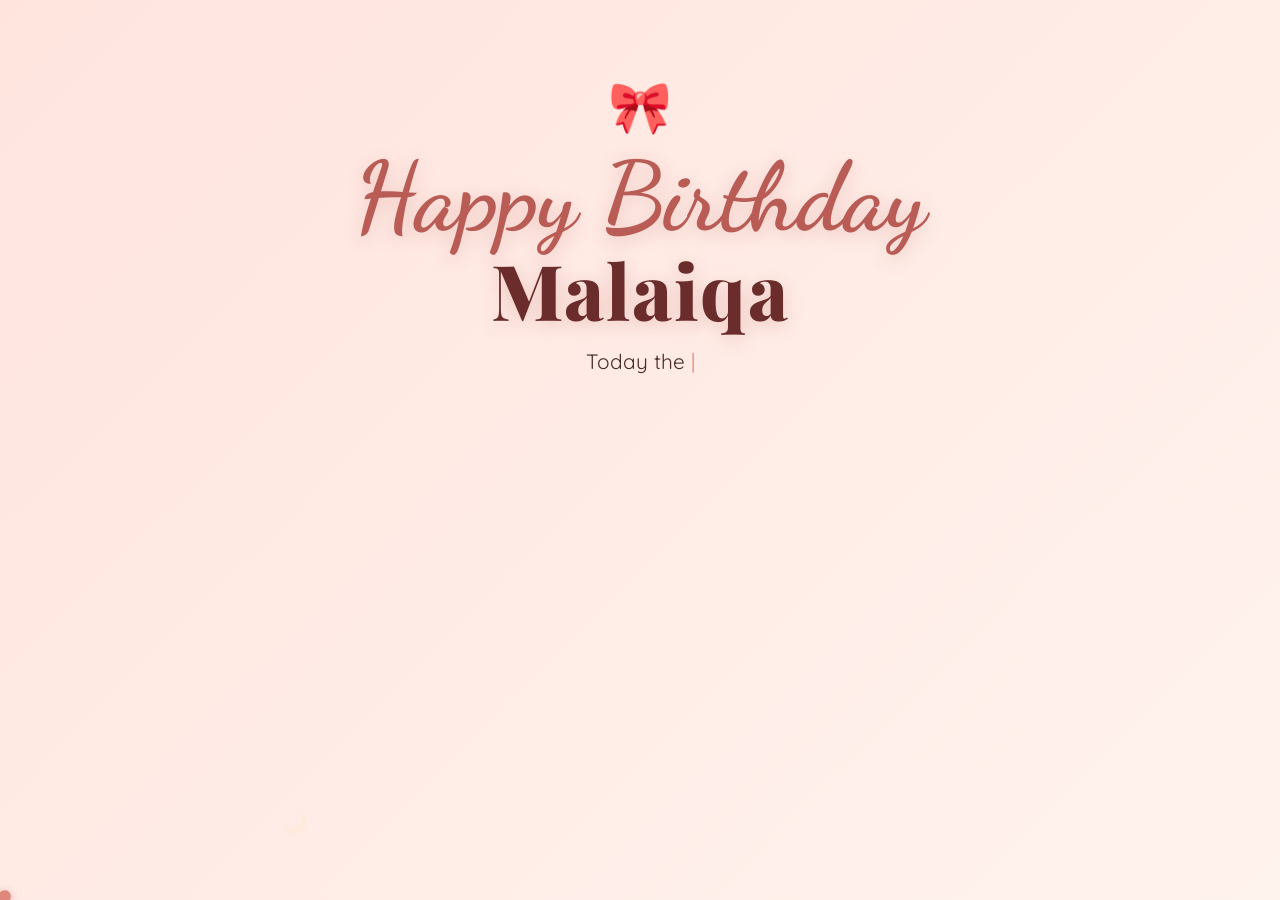
<file: index.html>
<!DOCTYPE html>
<html lang="en">
<head>
    <meta charset="UTF-8">
    <meta name="viewport" content="width=device-width, initial-scale=1.0">
    <meta name="description" content="A little world made of our memories, for my favourite person.">
    <meta property="og:type" content="website">
    <meta property="og:title" content="Happy 20th Birthday, Muunie 🎀">
    <meta property="og:description" content="A little world made of our memories, for my favourite person.">
    <meta property="og:url" content="https://ultrafay.github.io/bday/">
    <meta property="og:image" content="https://ultrafay.github.io/bday/images/og-cover.jpg">
    <meta property="og:image:secure_url" content="https://ultrafay.github.io/bday/images/og-cover.jpg">
    <meta property="og:image:type" content="image/jpeg">
    <meta property="og:image:width" content="1200">
    <meta property="og:image:height" content="630">
    <meta property="og:image:alt" content="Happy Birthday collage of Malaiqa turning 20">
    <meta name="twitter:card" content="summary_large_image">
    <meta name="twitter:image" content="https://ultrafay.github.io/bday/images/og-cover.jpg">
    <link rel="icon" href="data:image/svg+xml,<svg xmlns='http://www.w3.org/2000/svg' viewBox='0 0 100 100'><text y='.9em' font-size='90'>🎀</text></svg>">
    <title>Happy 20th Birthday, Muunie 🎀</title>
    <script src="gsap.min.js"></script>
    <link rel="stylesheet" href="style.css">
    <style>
        .container {
            min-height: 100vh;
            display: flex;
            flex-direction: column;
            align-items: center;
            justify-content: center;
            text-align: center;
            padding: 2rem 1.25rem;
            position: relative;
            z-index: 2;
        }
        .bow { font-size: 3.2rem; animation: wiggle 2.4s ease-in-out infinite; }
        @keyframes wiggle { 0%,100% { transform: rotate(-8deg); } 50% { transform: rotate(8deg); } }
        h1 {
            font-family: 'Dancing Script', cursive;
            font-size: clamp(3rem, 11vw, 6rem);
            color: var(--rose-deep);
            line-height: 1.05;
            text-shadow: 0 4px 18px rgba(184, 92, 85, 0.25);
            opacity: 0;
        }
        h1 .name { display: block; font-family: 'Playfair Display', serif; font-weight: 800; font-size: .8em; color: var(--maroon); letter-spacing: .02em; }
        .greeting {
            min-height: 4.5rem;
            max-width: 560px;
            margin: 1.6rem auto 0;
            font-size: clamp(1.05rem, 3.6vw, 1.3rem);
            line-height: 1.6;
            color: var(--ink);
        }
        .greeting::after { content: '|'; animation: blink 1s steps(1) infinite; color: var(--rose); }
        .greeting.done::after { content: ''; }
        @keyframes blink { 50% { opacity: 0; } }

        .call-box {
            margin: 2rem auto 0;
            padding: 1.4rem 1.4rem 1.2rem;
            max-width: 420px;
            width: 100%;
            background: var(--card);
            border-radius: 24px;
            box-shadow: var(--shadow);
            opacity: 0;
        }
        .call-box p { color: var(--soft); font-size: .95rem; }
        .call-name { font-family: 'Dancing Script', cursive; font-size: 2.4rem; color: var(--rose-deep); min-height: 3.2rem; margin: .4rem 0; }
        .blush-face { font-size: 3rem; display: inline-block; transition: transform .3s; }
        .blush-note { color: var(--soft); min-height: 1.4rem; font-size: .95rem; margin-top: .3rem; }
        .call-box .btn { margin-top: .9rem; font-size: 1rem; padding: .75rem 1.6rem; }

        .enter { margin-top: 2.2rem; opacity: 0; }
    </style>
</head>
<body class="page-fade">
    <div class="container">
        <div class="bow">🎀</div>
        <h1>Happy Birthday<span class="name">Malaiqa</span></h1>
        <div class="greeting"></div>

        <div class="call-box">
            <p>Every time I call you by name, you get shy. Let's test it 🙈</p>
            <div class="call-name" id="callName">&nbsp;</div>
            <div class="blush-face" id="blushFace">🙂</div>
            <div class="blush-note" id="blushNote"></div>
            <button class="btn ghost" id="callBtn">Call her 📞</button>
        </div>

        <button class="btn enter" id="enterBtn">Come into our little world 💕</button>
    </div>

    <script src="common.js"></script>
    <script>
        const greetingText = "Today the whole world got a little brighter, because 26th September gave me you. Happy birthday, my love 💖";
        const greetingEl = document.querySelector('.greeting');
        let i = 0;
        function typeGreeting() {
            if (i < greetingText.length) {
                greetingEl.textContent += greetingText.charAt(i++);
                setTimeout(typeGreeting, 55);
            } else {
                greetingEl.classList.add('done');
                gsap.to('.call-box', { opacity: 1, y: -10, duration: 0.9, ease: 'back.out' });
                gsap.to('.enter', { opacity: 1, y: -10, duration: 0.9, delay: 0.4, ease: 'back.out' });
            }
        }

        const names = [
            { n: 'Malaiqa…', face: '😳', note: 'look at her, already shy' },
            { n: 'Baby 🥹', face: '🙈', note: 'aaand she is hiding her face' },
            { n: 'Muunie 🌙', face: '☺️', note: 'that little smile she tries to hide' },
            { n: 'Muun', face: '😊', note: 'cheeks officially pink' },
            { n: 'Mylaiqa', face: '🥰', note: 'MY laiqa. only mine.' },
            { n: 'My love 💗', face: '🫣', note: 'full shy mode activated' }
        ];
        let callIndex = 0;
        document.getElementById('callBtn').addEventListener('click', () => {
            const c = names[callIndex % names.length];
            callIndex++;
            const nameEl = document.getElementById('callName');
            const face = document.getElementById('blushFace');
            nameEl.textContent = c.n;
            face.textContent = c.face;
            document.getElementById('blushNote').textContent = c.note;
            gsap.fromTo(nameEl, { scale: 0.6, opacity: 0 }, { scale: 1, opacity: 1, duration: 0.5, ease: 'back.out' });
            gsap.fromTo(face, { rotation: -15, scale: 0.8 }, { rotation: 0, scale: 1.15, duration: 0.6, ease: 'elastic.out(1, 0.4)' });
            for (let k = 0; k < 3; k++) setTimeout(createFloating, k * 150);
        });

        document.getElementById('enterBtn').addEventListener('click', () => goTo('reasons.html'));

        window.addEventListener('load', () => {
            gsap.to('h1', { opacity: 1, y: 10, duration: 1.2, ease: 'bounce.out' });
            setTimeout(typeGreeting, 900);
        });
    </script>
</body>
</html>
</file>
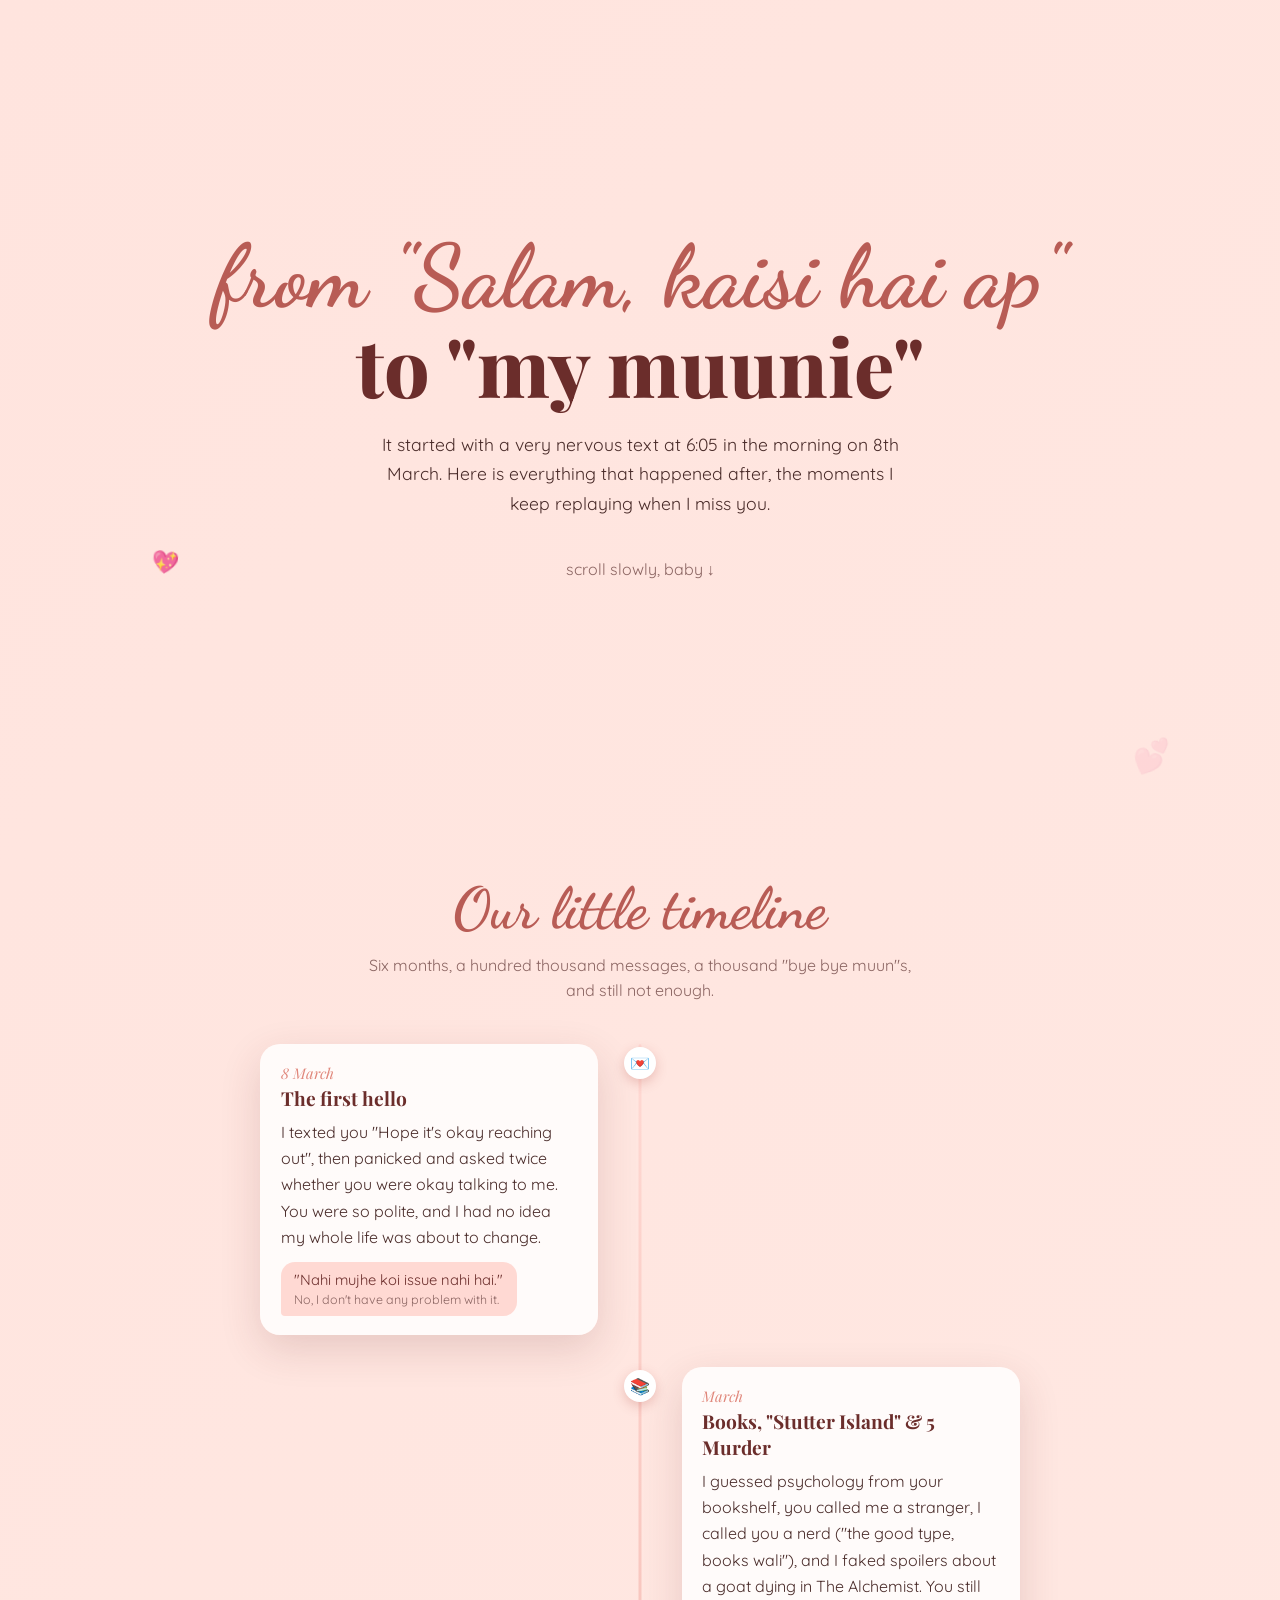
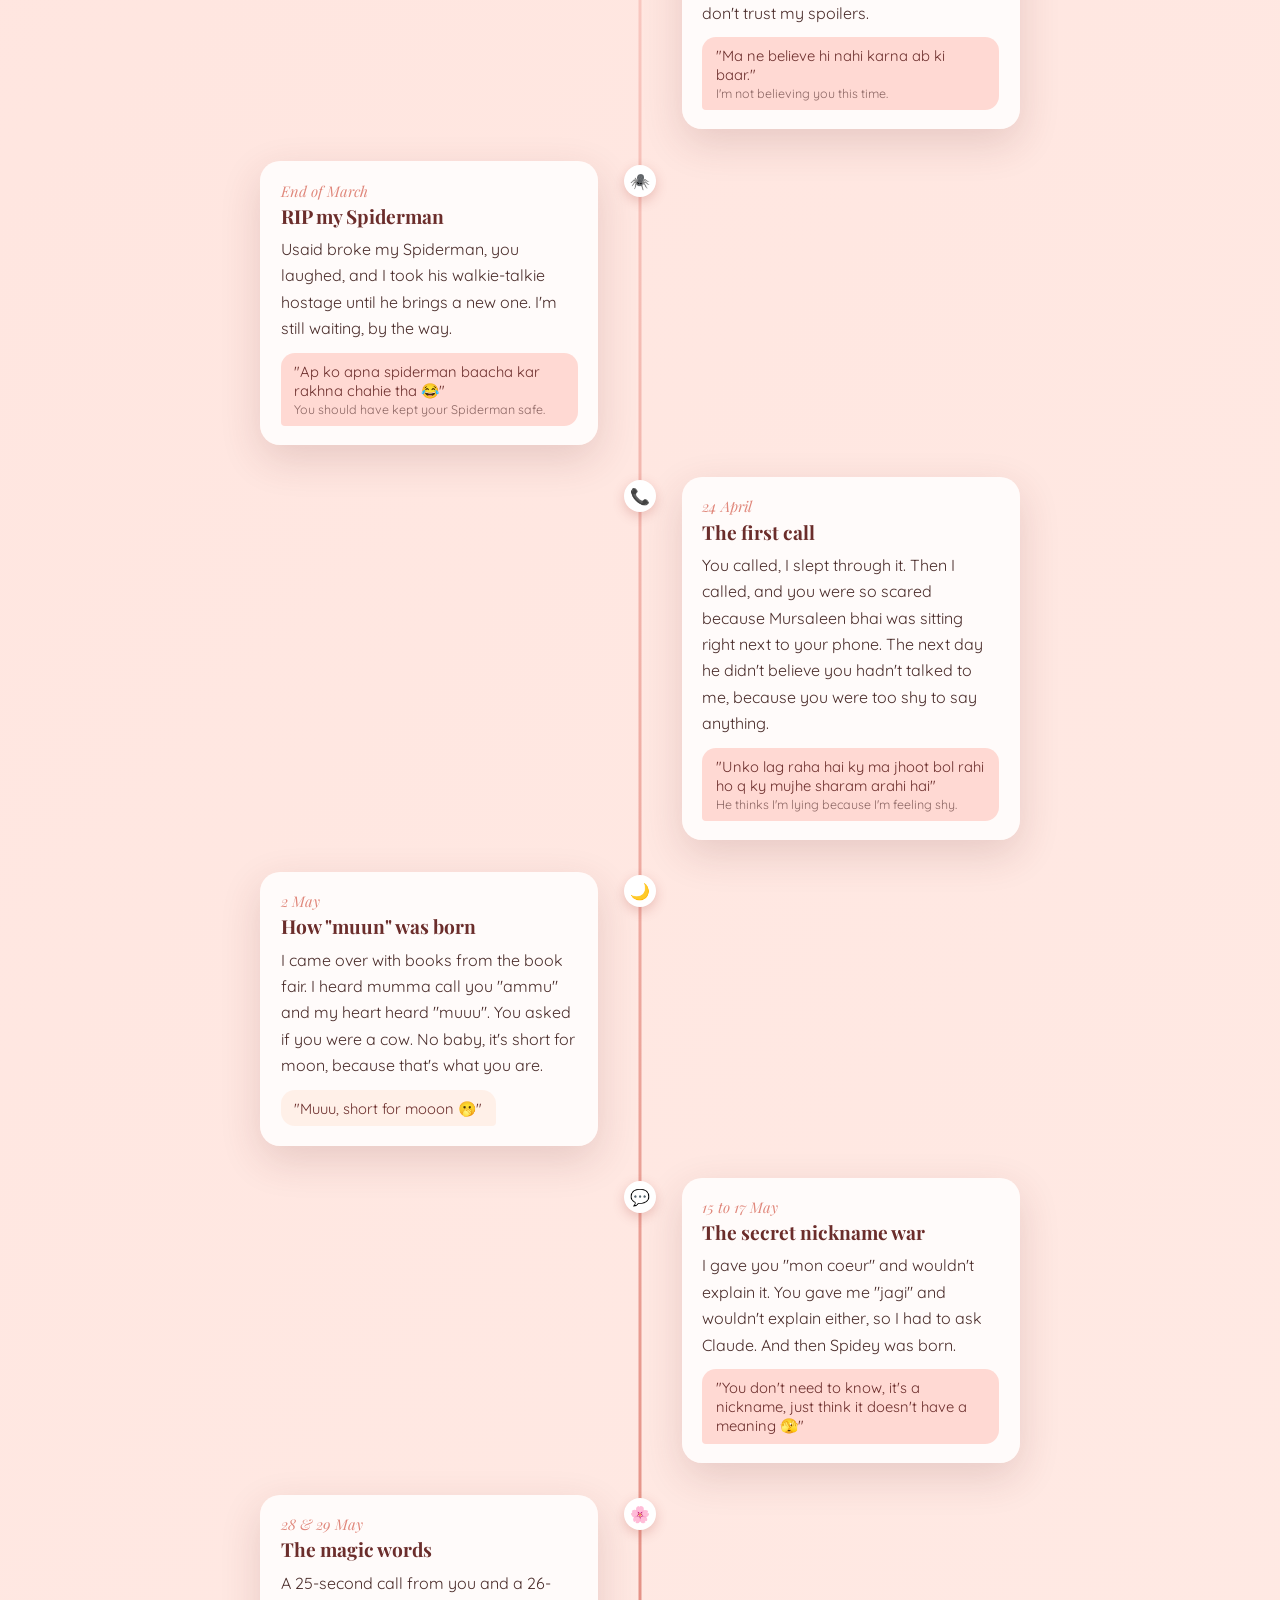
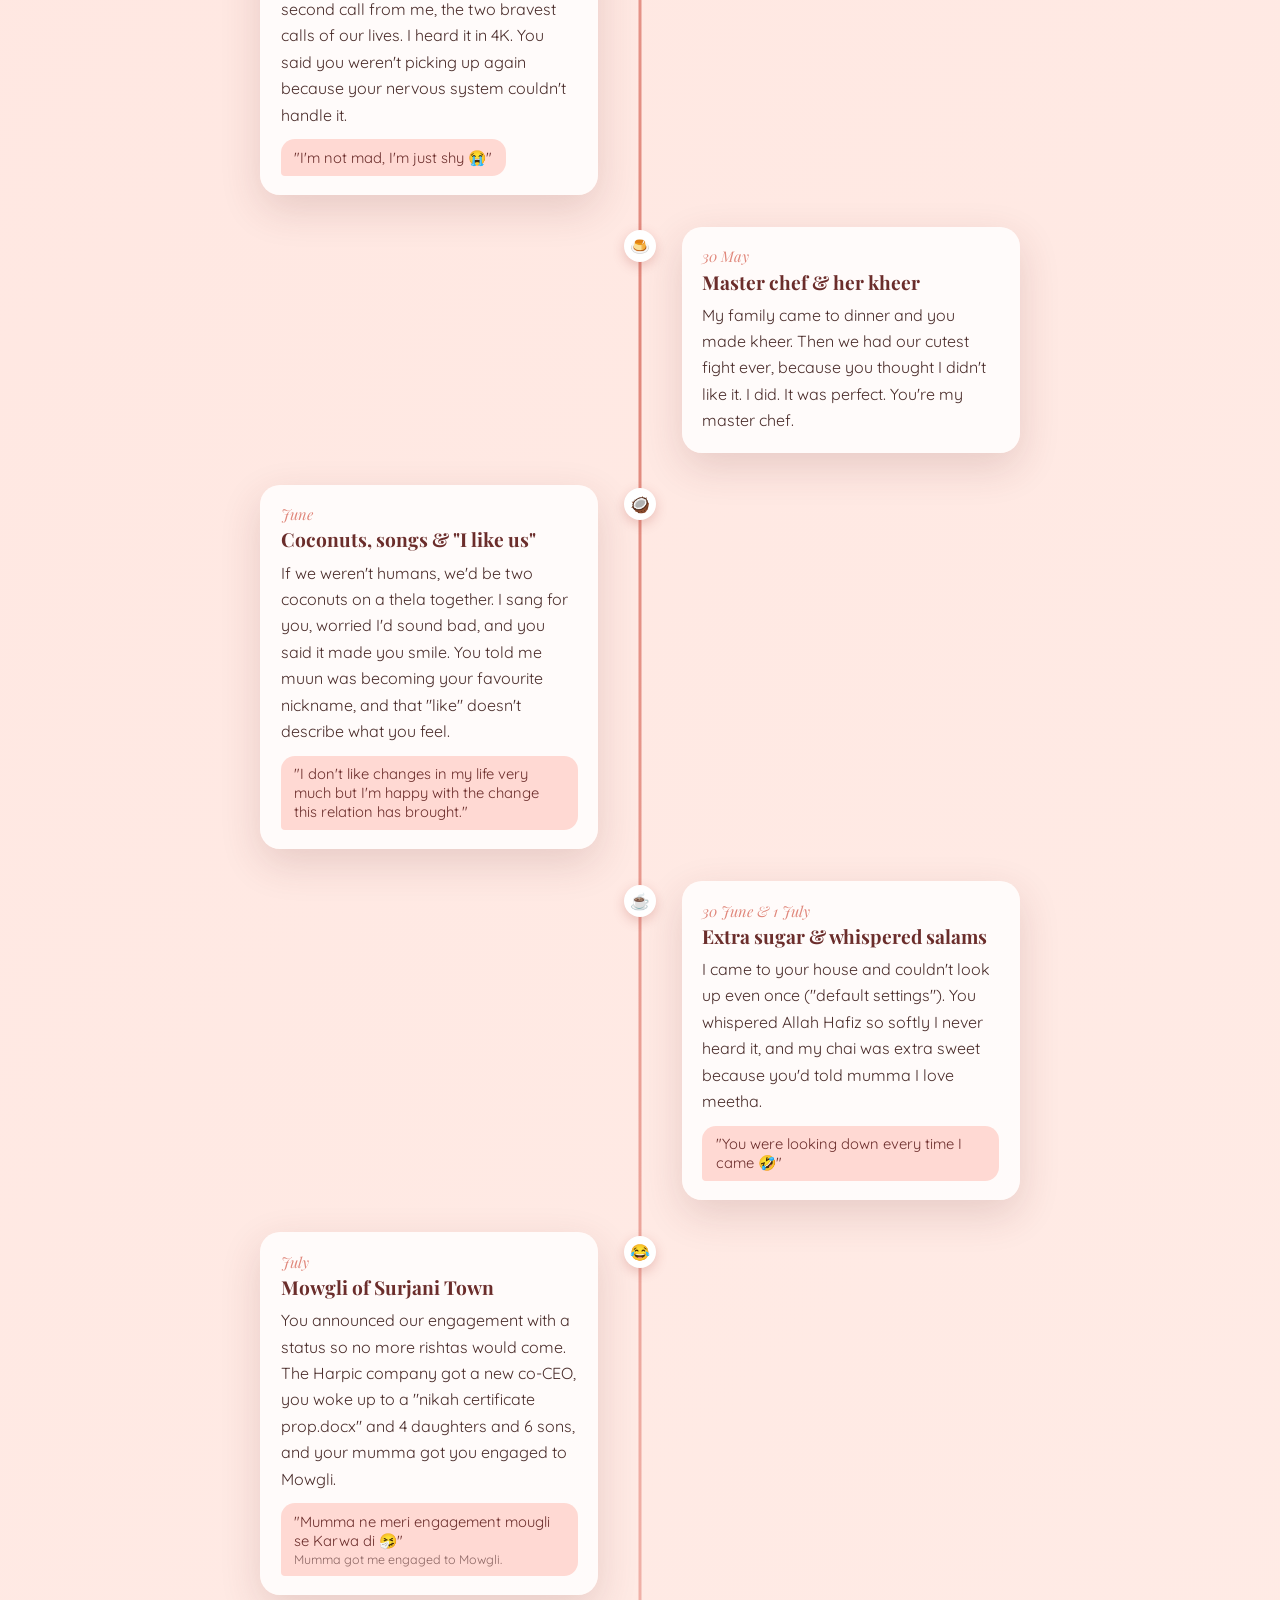
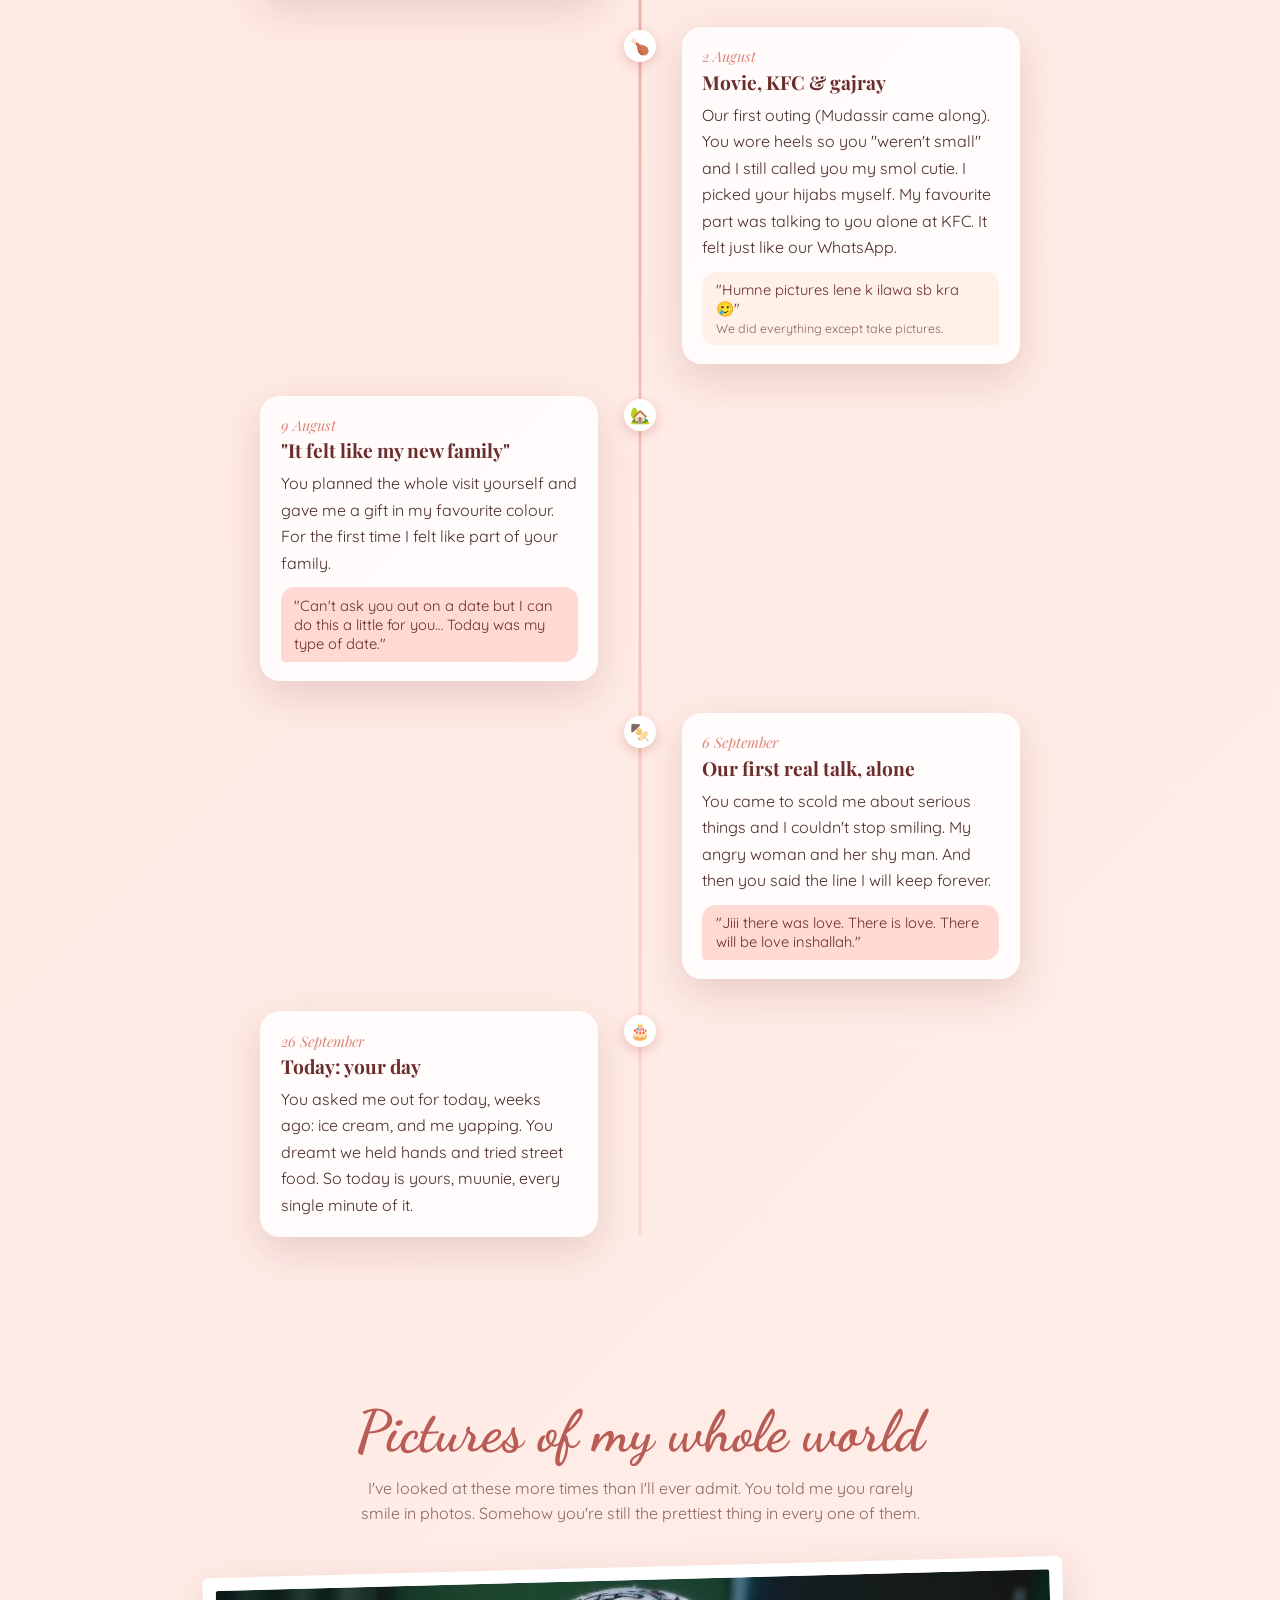
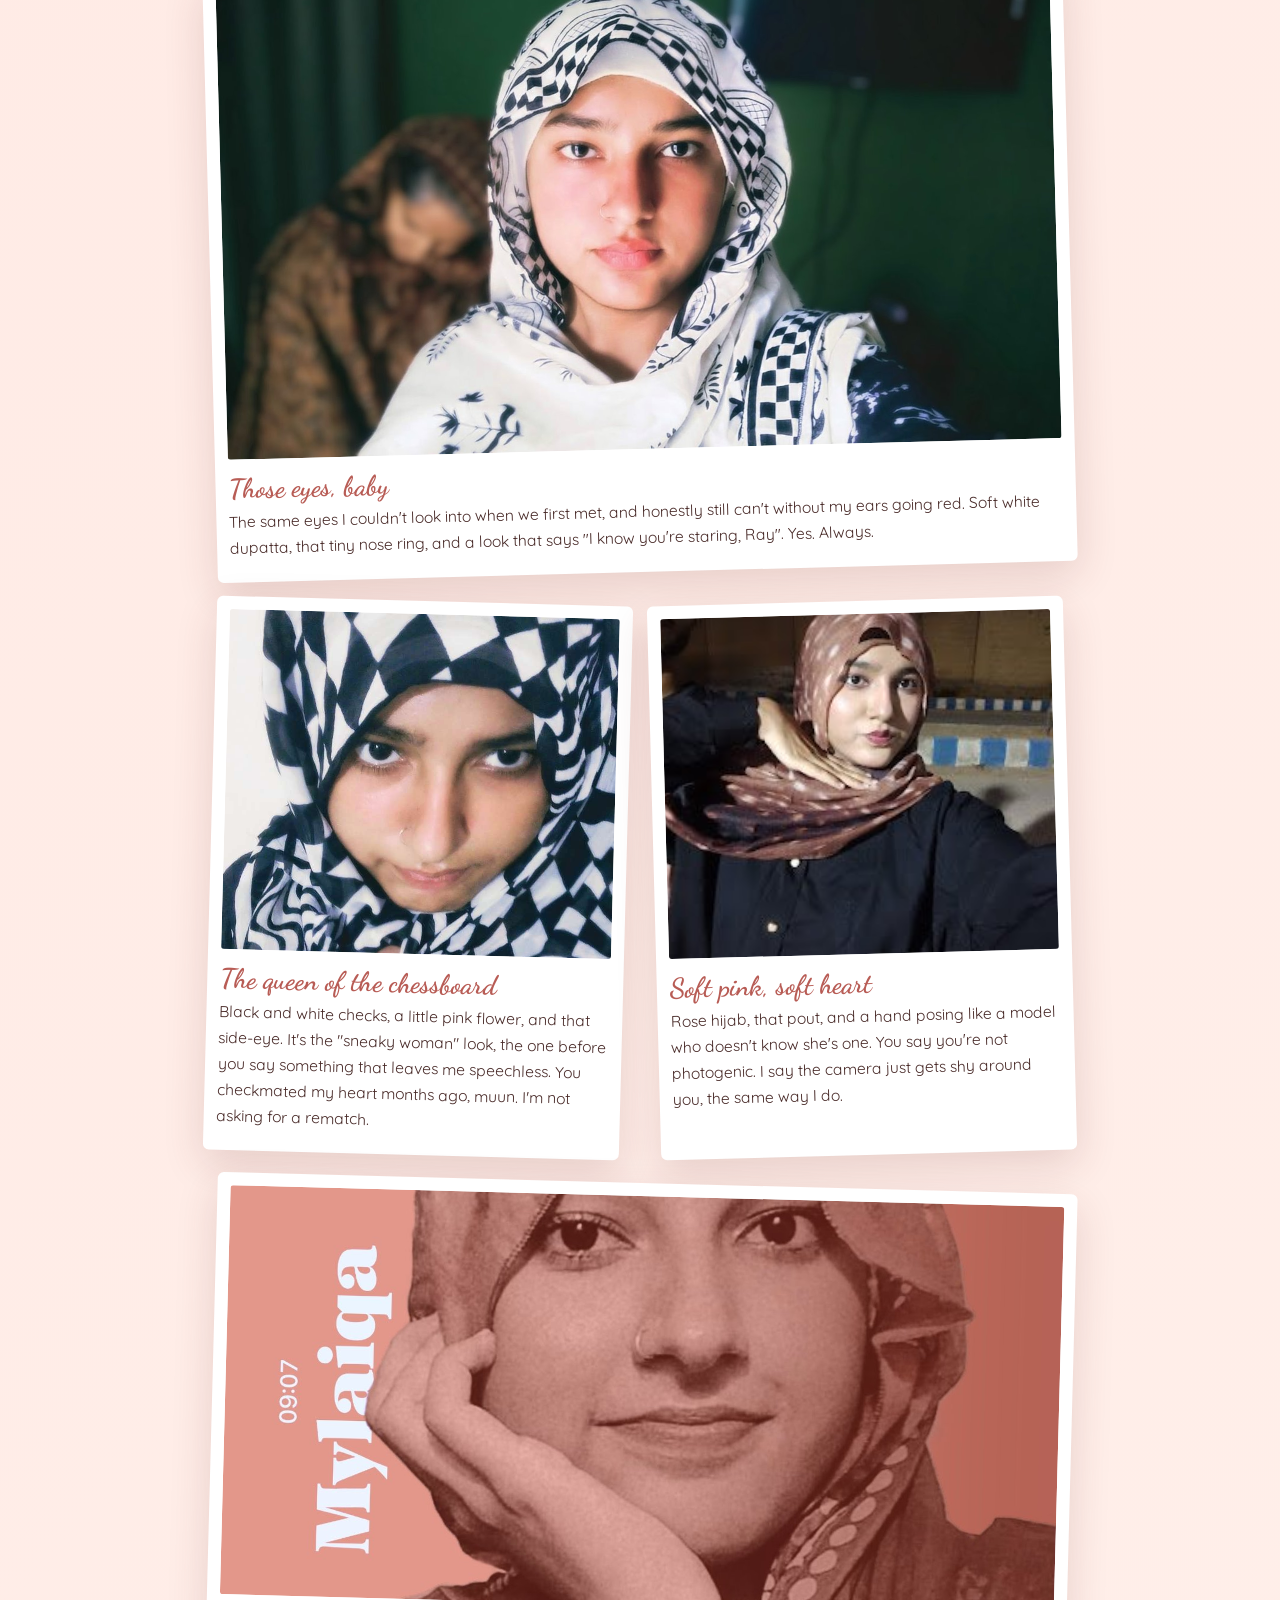
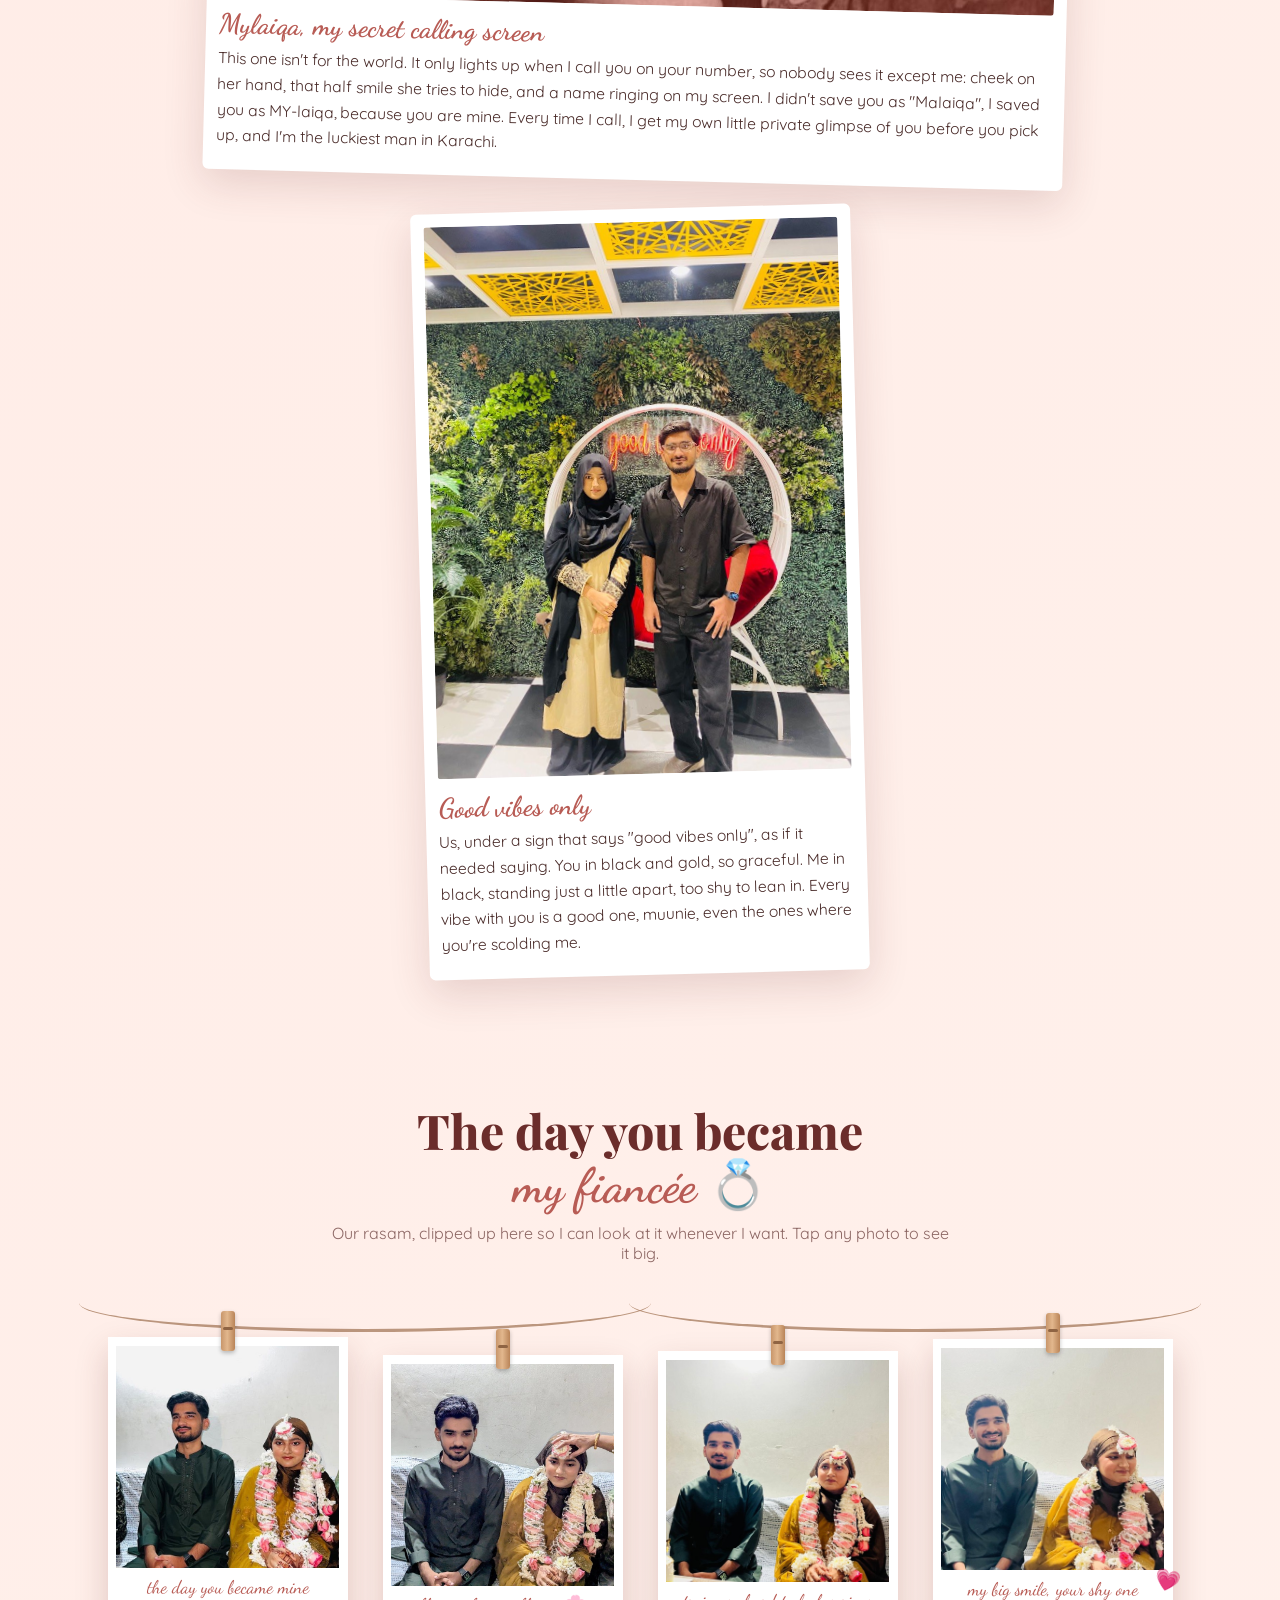
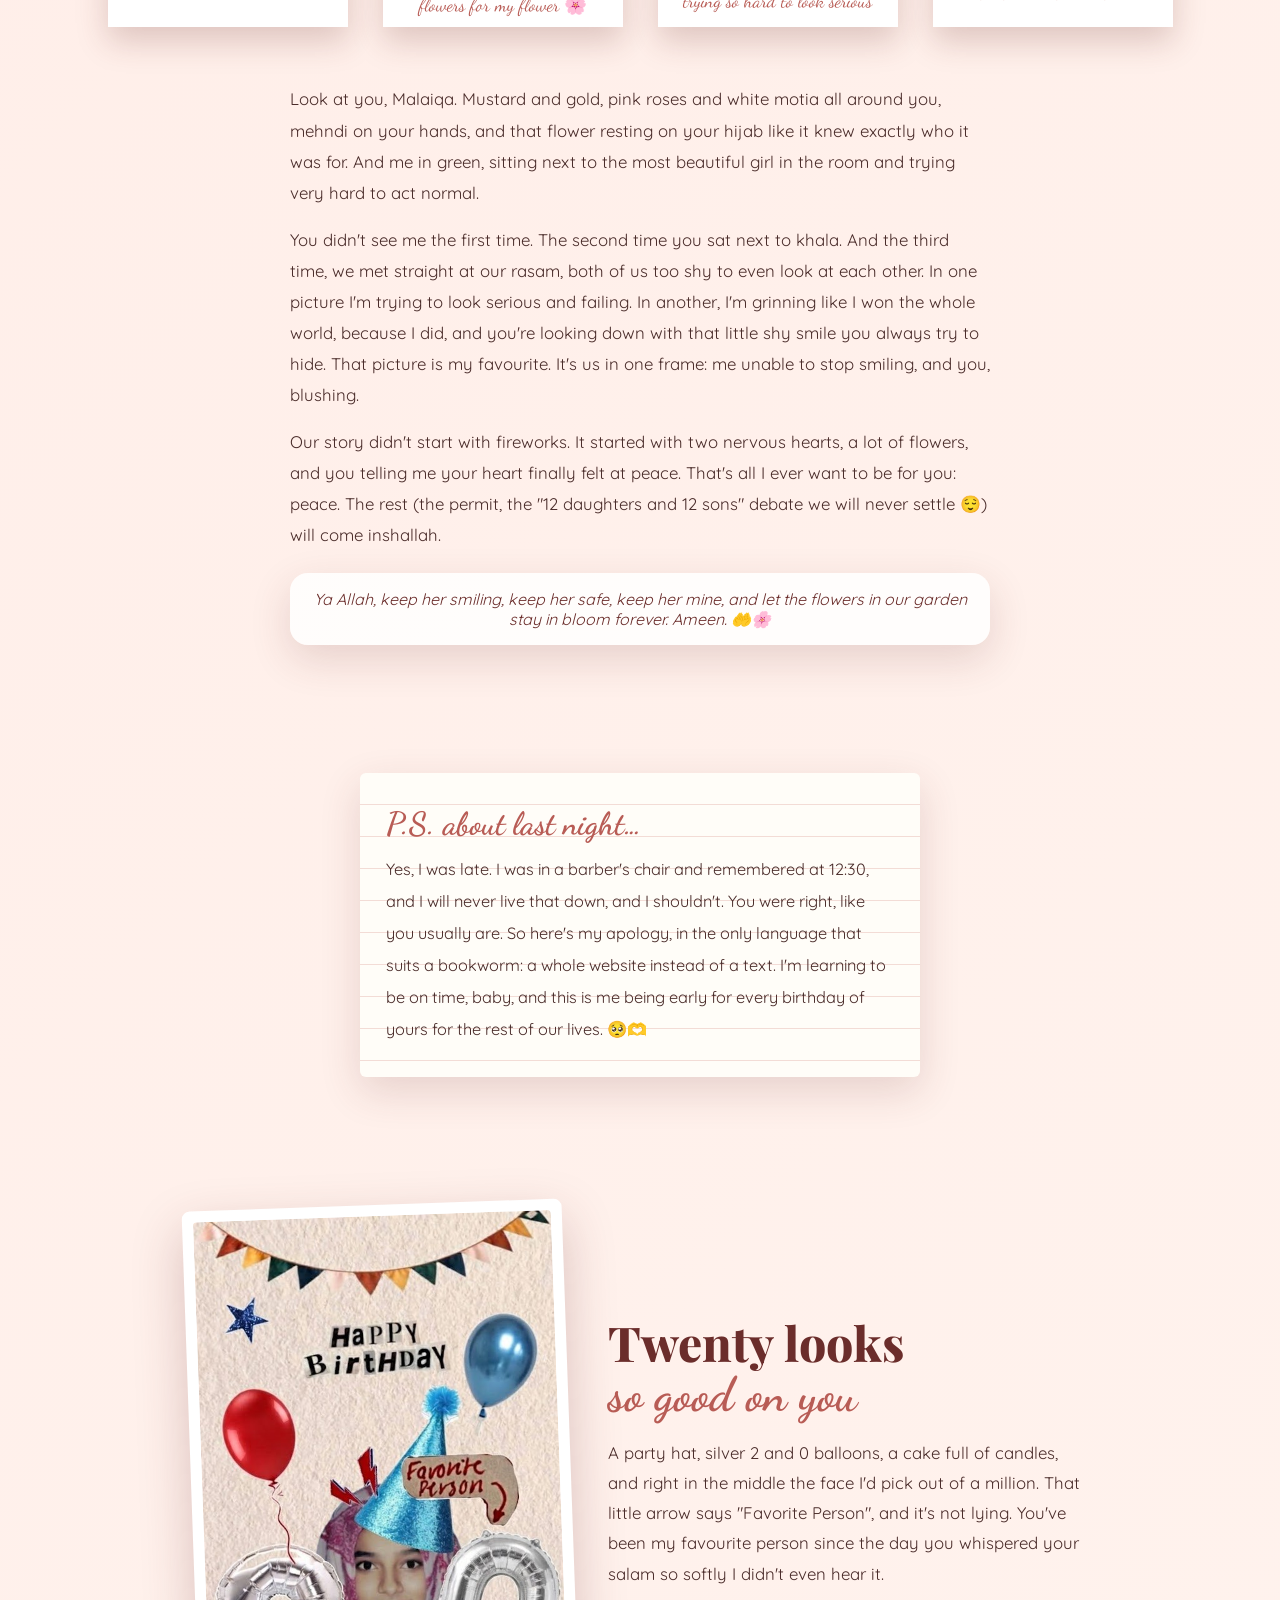
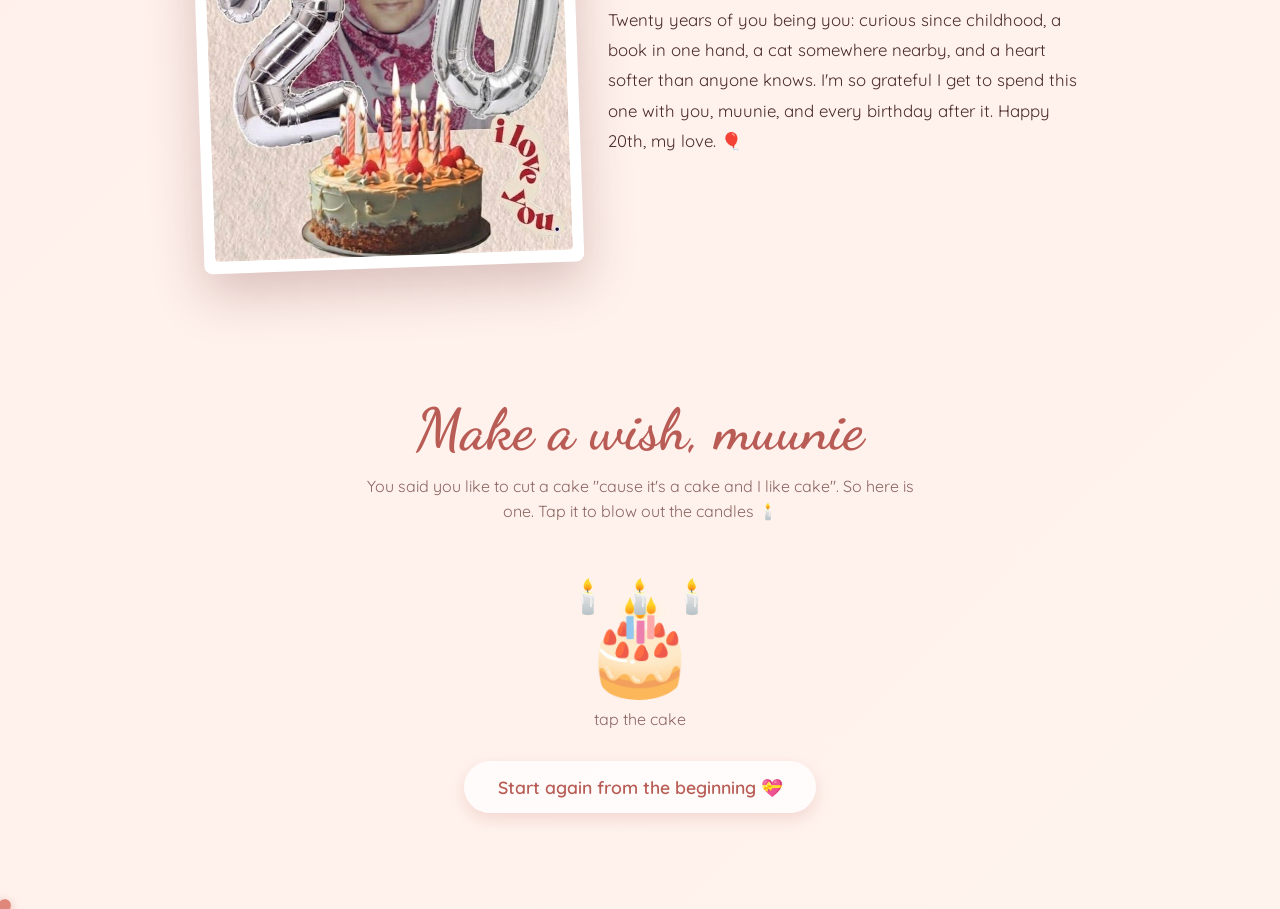
<file: memories.html>
<!DOCTYPE html>
<html lang="en">
<head>
    <meta charset="UTF-8">
    <meta name="viewport" content="width=device-width, initial-scale=1.0">
    <meta name="description" content="From "Salam, kaisi hai ap" to "my muunie".">
    <meta property="og:type" content="website">
    <meta property="og:title" content="Our Little Story 🎀">
    <meta property="og:description" content="From "Salam, kaisi hai ap" to "my muunie".">
    <meta property="og:url" content="https://ultrafay.github.io/bday/memories.html">
    <meta property="og:image" content="https://ultrafay.github.io/bday/images/og-cover.jpg">
    <meta property="og:image:secure_url" content="https://ultrafay.github.io/bday/images/og-cover.jpg">
    <meta property="og:image:type" content="image/jpeg">
    <meta property="og:image:width" content="1200">
    <meta property="og:image:height" content="630">
    <meta property="og:image:alt" content="Happy Birthday collage of Malaiqa turning 20">
    <meta name="twitter:card" content="summary_large_image">
    <meta name="twitter:image" content="https://ultrafay.github.io/bday/images/og-cover.jpg">
    <link rel="icon" href="data:image/svg+xml,<svg xmlns='http://www.w3.org/2000/svg' viewBox='0 0 100 100'><text y='.9em' font-size='90'>🎀</text></svg>">
    <title>Our Little Story 🎀</title>
    <script src="gsap.min.js"></script>
    <link rel="stylesheet" href="style.css">
    <style>
        section { position: relative; z-index: 2; padding: 4rem 1.25rem; }
        .wrap { max-width: 1000px; margin: 0 auto; }
        .section-title { font-family: 'Dancing Script', cursive; font-size: clamp(2.3rem, 8vw, 3.6rem); color: var(--rose-deep); text-align: center; }
        .section-sub { text-align: center; color: var(--soft); max-width: 560px; margin: .6rem auto 2.5rem; line-height: 1.6; }

        /* hero */
        .hero { min-height: 90vh; display: flex; flex-direction: column; justify-content: center; align-items: center; text-align: center; }
        .hero h1 { font-family: 'Playfair Display', serif; font-weight: 800; font-size: clamp(2.4rem, 9vw, 5rem); color: var(--maroon); line-height: 1.05; }
        .hero h1 em { font-family: 'Dancing Script', cursive; font-style: normal; color: var(--rose-deep); display: block; font-size: 1.1em; }
        .hero p { max-width: 520px; margin: 1.4rem auto 0; line-height: 1.7; font-size: 1.1rem; }
        .scroll-hint { margin-top: 2.5rem; color: var(--soft); animation: bob 2s ease-in-out infinite; }
        @keyframes bob { 50% { transform: translateY(8px); } }

        /* timeline */
        .timeline { position: relative; max-width: 760px; margin: 0 auto; }
        .timeline::before { content: ''; position: absolute; left: 18px; top: 0; bottom: 0; width: 3px; background: linear-gradient(var(--blush), var(--rose), var(--blush)); border-radius: 3px; }
        .moment { position: relative; padding-left: 3.4rem; margin-bottom: 2rem; }
        .moment .dot { position: absolute; left: 4px; top: .2rem; width: 32px; height: 32px; border-radius: 50%; background: #fff; box-shadow: 0 4px 12px rgba(184,92,85,.3); display: grid; place-items: center; font-size: 1rem; }
        .moment .card { background: var(--card); border-radius: 20px; padding: 1.2rem 1.3rem; box-shadow: var(--shadow); }
        .moment .date { font-family: 'Playfair Display', serif; font-style: italic; color: var(--rose); font-size: .92rem; }
        .moment h3 { font-family: 'Playfair Display', serif; color: var(--maroon); font-size: 1.2rem; margin: .15rem 0 .45rem; }
        .moment p { line-height: 1.65; }
        .bubble { display: inline-block; margin-top: .7rem; padding: .55rem .85rem; border-radius: 14px 14px 14px 4px; background: var(--blush); color: var(--maroon); font-size: .92rem; }
        .bubble.me { border-radius: 14px 14px 4px 14px; background: #fff0e8; }
        .bubble small { display: block; color: var(--soft); font-size: .78rem; margin-top: .15rem; }
        @media (min-width: 760px) {
            .timeline::before { left: 50%; transform: translateX(-50%); }
            .moment { width: 50%; padding-left: 0; padding-right: 2.6rem; }
            .moment:nth-child(even) { margin-left: 50%; padding-right: 0; padding-left: 2.6rem; }
            .moment .dot { left: auto; right: -16px; }
            .moment:nth-child(even) .dot { right: auto; left: -16px; }
        }

        /* gallery */
        .gallery { display: grid; grid-template-columns: 1fr; gap: 1.8rem; max-width: 860px; margin: 0 auto; }
        @media (min-width: 700px) { .gallery { grid-template-columns: 1fr 1fr; } }
        .photo { background: #fff; padding: .8rem .8rem 1.3rem; border-radius: 6px; box-shadow: var(--shadow); transition: transform .4s ease; }
        .photo:nth-child(odd) { transform: rotate(-1.5deg); }
        .photo:nth-child(even) { transform: rotate(1.5deg); }
        .photo:hover { transform: rotate(0) scale(1.02); }
        .photo img { width: 100%; height: 340px; object-fit: cover; border-radius: 3px; display: block; }
        .photo h3 { font-family: 'Dancing Script', cursive; color: var(--rose-deep); font-size: 1.7rem; margin: .8rem 0 .3rem; }
        .photo p { line-height: 1.65; font-size: .98rem; color: var(--ink); }
        .photo.wide { grid-column: 1 / -1; }
        .photo.wide img { height: auto; }

        /* engagement: polaroids clipped on a string */
        .engagement .intro { text-align: center; max-width: 620px; margin: 0 auto; }
        .engagement .intro h2 { font-family: 'Playfair Display', serif; font-weight: 800; color: var(--maroon); font-size: clamp(2rem, 7vw, 3rem); line-height: 1.15; }
        .engagement .intro h2 em { font-family: 'Dancing Script', cursive; font-style: normal; color: var(--rose-deep); display: block; }
        .engagement .intro p { color: var(--soft); margin-top: .6rem; }
        .ropes { display: flex; flex-wrap: wrap; justify-content: center; max-width: 1100px; margin: 2.5rem auto 0; }
        .rope { position: relative; display: flex; justify-content: space-around; gap: 1rem; padding: 34px .5rem 1.5rem; flex: 1 1 520px; max-width: 560px; }
        .rope::before { content: ''; position: absolute; left: -2%; right: -2%; top: 0; height: 26px; border-bottom: 3px solid #b0876b; border-radius: 0 0 50% 50% / 0 0 100% 100%; opacity: .85; }
        .snap { position: relative; background: #fff; padding: .55rem .55rem 0; width: min(46%, 240px); box-shadow: 0 14px 30px rgba(107,45,43,.22); cursor: zoom-in; transform-origin: top center; transition: transform .4s ease; animation: sway 5s ease-in-out infinite; }
        .snap:nth-child(1) { --r: -4deg; animation-delay: -1s; }
        .snap:nth-child(2) { --r: 3deg; margin-top: 18px; animation-delay: -2.5s; }
        .rope:nth-child(2) .snap:nth-child(1) { --r: 2deg; margin-top: 14px; }
        .rope:nth-child(2) .snap:nth-child(2) { --r: -3deg; margin-top: 2px; }
        @keyframes sway { 0%,100% { transform: rotate(var(--r)); } 50% { transform: rotate(calc(var(--r) * -0.4)); } }
        .snap:hover { animation-play-state: paused; transform: rotate(0) scale(1.04); z-index: 3; }
        .snap img { width: 100%; aspect-ratio: 1 / 1; object-fit: cover; display: block; }
        .snap figcaption { font-family: 'Dancing Script', cursive; color: var(--rose-deep); font-size: 1.15rem; text-align: center; padding: .5rem .2rem .7rem; line-height: 1.2; }
        .snap .pin { position: absolute; top: -26px; left: 50%; width: 14px; height: 40px; margin-left: -7px; border-radius: 3px; background: linear-gradient(90deg, #c8966b, #e2b78d 45%, #b98458); box-shadow: 0 2px 4px rgba(0,0,0,.25); z-index: 2; }
        .snap .pin::after { content: ''; position: absolute; left: 2px; right: 2px; top: 16px; height: 3px; background: #8f6443; border-radius: 2px; }
        .snap .heart-tape { position: absolute; bottom: 2.2rem; right: -8px; font-size: 1.3rem; transform: rotate(14deg); }
        .engagement .story { max-width: 700px; margin: 2rem auto 0; }
        .engagement .story p { margin-top: 1rem; line-height: 1.85; font-size: 1.05rem; }
        .engagement .dua { margin-top: 1.4rem; padding: 1rem 1.2rem; background: var(--card); border-radius: 18px; box-shadow: var(--shadow); font-style: italic; color: var(--maroon); text-align: center; }
        @media (prefers-reduced-motion: reduce) { .snap { animation: none; transform: rotate(var(--r)); } }

        /* lightbox */
        .lightbox { position: fixed; inset: 0; z-index: 100; background: rgba(60, 25, 24, .82); display: none; align-items: center; justify-content: center; flex-direction: column; padding: 1.25rem; cursor: zoom-out; }
        .lightbox.open { display: flex; }
        .lightbox img { max-width: 100%; max-height: 78vh; border: 8px solid #fff; border-radius: 4px; box-shadow: 0 20px 60px rgba(0,0,0,.4); }
        .lightbox p { color: #fff; font-family: 'Dancing Script', cursive; font-size: 1.6rem; margin-top: .9rem; text-align: center; }

        /* solo gallery card */
        .photo.solo { grid-column: 1 / -1; max-width: 440px; width: 100%; justify-self: center; }
        .photo.solo img { height: auto; }

        /* sorry note */
        .note { max-width: 560px; margin: 0 auto; background: #fffdf8; border-radius: 6px; padding: 2rem 1.6rem; box-shadow: var(--shadow); transform: rotate(-1deg); background-image: repeating-linear-gradient(transparent 0 31px, #f3dcd6 31px 32px); line-height: 32px; }
        .note h3 { font-family: 'Dancing Script', cursive; color: var(--rose-deep); font-size: 2rem; line-height: 1.2; margin-bottom: .6rem; }
        .note p { font-size: 1.02rem; }

        /* twenty */
        .twenty { max-width: 900px; margin: 0 auto; display: grid; gap: 2rem; align-items: center; }
        @media (min-width: 760px) { .twenty { grid-template-columns: 0.8fr 1fr; } }
        .twenty .poster { background: #fff; padding: .7rem; border-radius: 8px; box-shadow: 0 20px 50px rgba(107,45,43,.25); transform: rotate(-2deg); max-width: 380px; margin: 0 auto; transition: transform .4s ease; }
        .twenty .poster:hover { transform: rotate(0) scale(1.02); }
        .twenty .poster img { width: 100%; display: block; border-radius: 4px; }
        .twenty .words h2 { font-family: 'Playfair Display', serif; font-weight: 800; color: var(--maroon); font-size: clamp(2rem, 7vw, 3rem); line-height: 1.1; }
        .twenty .words h2 em { font-family: 'Dancing Script', cursive; font-style: normal; color: var(--rose-deep); display: block; }
        .twenty .words p { margin-top: 1rem; line-height: 1.8; font-size: 1.05rem; }

        /* cake + finale */
        .finale { text-align: center; padding-bottom: 6rem; }
        .cake { font-size: 6rem; position: relative; display: inline-block; cursor: pointer; margin: 1rem 0 .5rem; user-select: none; }
        .candles { position: absolute; top: -.2em; left: 50%; transform: translateX(-50%); display: flex; gap: .3em; font-size: .35em; }
        .flame { animation: flicker .6s ease-in-out infinite alternate; transform-origin: bottom center; }
        @keyframes flicker { from { transform: scaleY(1) rotate(-3deg); } to { transform: scaleY(1.2) rotate(3deg); } }
        .blown .flame { visibility: hidden; }
        .cake-hint { color: var(--soft); }
        .letter { max-width: 680px; margin: 2.5rem auto 0; background: var(--card); border-radius: 26px; padding: 2.2rem 1.6rem; box-shadow: var(--shadow); text-align: left; line-height: 1.9; font-size: 1.05rem; display: none; }
        .letter h2 { font-family: 'Dancing Script', cursive; color: var(--rose-deep); font-size: 2.4rem; text-align: center; margin-bottom: 1rem; animation: heartbeat 2s infinite; }
        @keyframes heartbeat { 50% { transform: scale(1.06); } }
        .letter p + p { margin-top: 1rem; }
        .letter .sign { text-align: right; font-family: 'Dancing Script', cursive; font-size: 1.8rem; color: var(--rose-deep); margin-top: 1.5rem; }
        .confetti { position: fixed; top: -20px; z-index: 50; pointer-events: none; font-size: 22px; }
        .again { margin-top: 2rem; }
    </style>
</head>
<body class="page-fade">

    <section class="hero">
        <h1><em>from "Salam, kaisi hai ap"</em>to "my muunie"</h1>
        <p>It started with a very nervous text at 6:05 in the morning on 8th March. Here is everything that happened after, the moments I keep replaying when I miss you.</p>
        <div class="scroll-hint">scroll slowly, baby ↓</div>
    </section>

    <!-- TIMELINE -->
    <section>
        <div class="wrap">
            <h2 class="section-title reveal">Our little timeline</h2>
            <p class="section-sub reveal">Six months, a hundred thousand messages, a thousand "bye bye muun"s, and still not enough.</p>

            <div class="timeline">
                <div class="moment reveal">
                    <div class="dot">💌</div>
                    <div class="card">
                        <div class="date">8 March</div>
                        <h3>The first hello</h3>
                        <p>I texted you "Hope it's okay reaching out", then panicked and asked twice whether you were okay talking to me. You were so polite, and I had no idea my whole life was about to change.</p>
                        <div class="bubble">"Nahi mujhe koi issue nahi hai."<small>No, I don't have any problem with it.</small></div>
                    </div>
                </div>

                <div class="moment reveal">
                    <div class="dot">📚</div>
                    <div class="card">
                        <div class="date">March</div>
                        <h3>Books, "Stutter Island" & 5 Murder</h3>
                        <p>I guessed psychology from your bookshelf, you called me a stranger, I called you a nerd ("the good type, books wali"), and I faked spoilers about a goat dying in The Alchemist. You still don't trust my spoilers.</p>
                        <div class="bubble">"Ma ne believe hi nahi karna ab ki baar."<small>I'm not believing you this time.</small></div>
                    </div>
                </div>

                <div class="moment reveal">
                    <div class="dot">🕷️</div>
                    <div class="card">
                        <div class="date">End of March</div>
                        <h3>RIP my Spiderman</h3>
                        <p>Usaid broke my Spiderman, you laughed, and I took his walkie-talkie hostage until he brings a new one. I'm still waiting, by the way.</p>
                        <div class="bubble">"Ap ko apna spiderman baacha kar rakhna chahie tha 😂"<small>You should have kept your Spiderman safe.</small></div>
                    </div>
                </div>

                <div class="moment reveal">
                    <div class="dot">📞</div>
                    <div class="card">
                        <div class="date">24 April</div>
                        <h3>The first call</h3>
                        <p>You called, I slept through it. Then I called, and you were so scared because Mursaleen bhai was sitting right next to your phone. The next day he didn't believe you hadn't talked to me, because you were too shy to say anything.</p>
                        <div class="bubble">"Unko lag raha hai ky ma jhoot bol rahi ho q ky mujhe sharam arahi hai"<small>He thinks I'm lying because I'm feeling shy.</small></div>
                    </div>
                </div>

                <div class="moment reveal">
                    <div class="dot">🌙</div>
                    <div class="card">
                        <div class="date">2 May</div>
                        <h3>How "muun" was born</h3>
                        <p>I came over with books from the book fair. I heard mumma call you "ammu" and my heart heard "muuu". You asked if you were a cow. No baby, it's short for moon, because that's what you are.</p>
                        <div class="bubble me">"Muuu, short for mooon 🫢"</div>
                    </div>
                </div>

                <div class="moment reveal">
                    <div class="dot">💬</div>
                    <div class="card">
                        <div class="date">15 to 17 May</div>
                        <h3>The secret nickname war</h3>
                        <p>I gave you "mon coeur" and wouldn't explain it. You gave me "jagi" and wouldn't explain either, so I had to ask Claude. And then Spidey was born.</p>
                        <div class="bubble">"You don't need to know, it's a nickname, just think it doesn't have a meaning 🫣"</div>
                    </div>
                </div>

                <div class="moment reveal">
                    <div class="dot">🌸</div>
                    <div class="card">
                        <div class="date">28 & 29 May</div>
                        <h3>The magic words</h3>
                        <p>A 25-second call from you and a 26-second call from me, the two bravest calls of our lives. I heard it in 4K. You said you weren't picking up again because your nervous system couldn't handle it.</p>
                        <div class="bubble">"I'm not mad, I'm just shy 😭"</div>
                    </div>
                </div>

                <div class="moment reveal">
                    <div class="dot">🍮</div>
                    <div class="card">
                        <div class="date">30 May</div>
                        <h3>Master chef & her kheer</h3>
                        <p>My family came to dinner and you made kheer. Then we had our cutest fight ever, because you thought I didn't like it. I did. It was perfect. You're my master chef.</p>
                    </div>
                </div>

                <div class="moment reveal">
                    <div class="dot">🥥</div>
                    <div class="card">
                        <div class="date">June</div>
                        <h3>Coconuts, songs & "I like us"</h3>
                        <p>If we weren't humans, we'd be two coconuts on a thela together. I sang for you, worried I'd sound bad, and you said it made you smile. You told me muun was becoming your favourite nickname, and that "like" doesn't describe what you feel.</p>
                        <div class="bubble">"I don't like changes in my life very much but I'm happy with the change this relation has brought."</div>
                    </div>
                </div>

                <div class="moment reveal">
                    <div class="dot">☕</div>
                    <div class="card">
                        <div class="date">30 June & 1 July</div>
                        <h3>Extra sugar & whispered salams</h3>
                        <p>I came to your house and couldn't look up even once ("default settings"). You whispered Allah Hafiz so softly I never heard it, and my chai was extra sweet because you'd told mumma I love meetha.</p>
                        <div class="bubble">"You were looking down every time I came 🤣"</div>
                    </div>
                </div>

                <div class="moment reveal">
                    <div class="dot">😂</div>
                    <div class="card">
                        <div class="date">July</div>
                        <h3>Mowgli of Surjani Town</h3>
                        <p>You announced our engagement with a status so no more rishtas would come. The Harpic company got a new co-CEO, you woke up to a "nikah certificate prop.docx" and 4 daughters and 6 sons, and your mumma got you engaged to Mowgli.</p>
                        <div class="bubble">"Mumma ne meri engagement mougli se Karwa di 🤧"<small>Mumma got me engaged to Mowgli.</small></div>
                    </div>
                </div>

                <div class="moment reveal">
                    <div class="dot">🍗</div>
                    <div class="card">
                        <div class="date">2 August</div>
                        <h3>Movie, KFC & gajray</h3>
                        <p>Our first outing (Mudassir came along). You wore heels so you "weren't small" and I still called you my smol cutie. I picked your hijabs myself. My favourite part was talking to you alone at KFC. It felt just like our WhatsApp.</p>
                        <div class="bubble me">"Humne pictures lene k ilawa sb kra 🥲"<small>We did everything except take pictures.</small></div>
                    </div>
                </div>

                <div class="moment reveal">
                    <div class="dot">🏡</div>
                    <div class="card">
                        <div class="date">9 August</div>
                        <h3>"It felt like my new family"</h3>
                        <p>You planned the whole visit yourself and gave me a gift in my favourite colour. For the first time I felt like part of your family.</p>
                        <div class="bubble">"Can't ask you out on a date but I can do this a little for you… Today was my type of date."</div>
                    </div>
                </div>

                <div class="moment reveal">
                    <div class="dot">🍢</div>
                    <div class="card">
                        <div class="date">6 September</div>
                        <h3>Our first real talk, alone</h3>
                        <p>You came to scold me about serious things and I couldn't stop smiling. My angry woman and her shy man. And then you said the line I will keep forever.</p>
                        <div class="bubble">"Jiii there was love. There is love. There will be love inshallah."</div>
                    </div>
                </div>

                <div class="moment reveal">
                    <div class="dot">🎂</div>
                    <div class="card">
                        <div class="date">26 September</div>
                        <h3>Today: your day</h3>
                        <p>You asked me out for today, weeks ago: ice cream, and me yapping. You dreamt we held hands and tried street food. So today is yours, muunie, every single minute of it.</p>
                    </div>
                </div>
            </div>
        </div>
    </section>

    <!-- GALLERY -->
    <section>
        <div class="wrap">
            <h2 class="section-title reveal">Pictures of my whole world</h2>
            <p class="section-sub reveal">I've looked at these more times than I'll ever admit. You told me you rarely smile in photos. Somehow you're still the prettiest thing in every one of them.</p>

            <div class="gallery">
                <div class="photo wide reveal">
                    <img src="images/muunie-white-dupatta.jpg" alt="Malaiqa in a white patterned dupatta">
                    <h3>Those eyes, baby</h3>
                    <p>The same eyes I couldn't look into when we first met, and honestly still can't without my ears going red. Soft white dupatta, that tiny nose ring, and a look that says "I know you're staring, Ray". Yes. Always.</p>
                </div>

                <div class="photo reveal">
                    <img src="images/checkered-queen.jpg" alt="Malaiqa in a black and white checkered hijab" style="object-position: center 35%;">
                    <h3>The queen of the chessboard</h3>
                    <p>Black and white checks, a little pink flower, and that side-eye. It's the "sneaky woman" look, the one before you say something that leaves me speechless. You checkmated my heart months ago, muun. I'm not asking for a rematch.</p>
                </div>

                <div class="photo reveal">
                    <img src="images/night-out.jpg" alt="Malaiqa in a rose hijab at night, hand posed near her face" style="object-position: center 30%;">
                    <h3>Soft pink, soft heart</h3>
                    <p>Rose hijab, that pout, and a hand posing like a model who doesn't know she's one. You say you're not photogenic. I say the camera just gets shy around you, the same way I do.</p>
                </div>
                <div class="photo wide reveal">
                    <img src="images/mylaiqa-rose.jpg" alt="Malaiqa on the calling screen, with the name Mylaiqa">
                    <h3>Mylaiqa, my secret calling screen</h3>
                    <p>This one isn't for the world. It only lights up when I call you on your number, so nobody sees it except me: cheek on her hand, that half smile she tries to hide, and a name ringing on my screen. I didn't save you as "Malaiqa", I saved you as MY-laiqa, because you are mine. Every time I call, I get my own little private glimpse of you before you pick up, and I'm the luckiest man in Karachi.</p>
                </div>

                <div class="photo solo reveal">
                    <img src="images/engagement.jpg" alt="Malaiqa and Rafay standing together under a good vibes only neon sign">
                    <h3>Good vibes only</h3>
                    <p>Us, under a sign that says "good vibes only", as if it needed saying. You in black and gold, so graceful. Me in black, standing just a little apart, too shy to lean in. Every vibe with you is a good one, muunie, even the ones where you're scolding me.</p>
                </div>
            </div>
        </div>
    </section>

    <!-- ENGAGEMENT -->
    <section class="engagement">
        <div class="intro reveal">
            <h2>The day you became <em>my fiancée 💍</em></h2>
            <p>Our rasam, clipped up here so I can look at it whenever I want. Tap any photo to see it big.</p>
        </div>

        <div class="ropes">
            <div class="rope">
                <figure class="snap reveal">
                    <span class="pin"></span>
                    <img src="images/rasam-1.jpg" alt="Rafay and Malaiqa sitting together at their engagement" style="object-position: center 25%;">
                    <figcaption>the day you became mine</figcaption>
                </figure>
                <figure class="snap reveal">
                    <span class="pin"></span>
                    <img src="images/rasam-2.jpg" alt="A flower being placed on Malaiqa's head at the engagement" style="object-position: 55% center;">
                    <figcaption>flowers for my flower 🌸</figcaption>
                </figure>
            </div>
            <div class="rope">
                <figure class="snap reveal">
                    <span class="pin"></span>
                    <img src="images/rasam-3.jpg" alt="Rafay and Malaiqa posing for their engagement photo" style="object-position: center 40%;">
                    <figcaption>trying so hard to look serious</figcaption>
                </figure>
                <figure class="snap reveal">
                    <span class="pin"></span>
                    <span class="heart-tape">💗</span>
                    <img src="images/rasam-4.jpg" alt="Rafay smiling widely while Malaiqa looks down with a shy smile" style="object-position: center 45%;">
                    <figcaption>my big smile, your shy one</figcaption>
                </figure>
            </div>
        </div>

        <div class="story reveal">
            <p>Look at you, Malaiqa. Mustard and gold, pink roses and white motia all around you, mehndi on your hands, and that flower resting on your hijab like it knew exactly who it was for. And me in green, sitting next to the most beautiful girl in the room and trying very hard to act normal.</p>
            <p>You didn't see me the first time. The second time you sat next to khala. And the third time, we met straight at our rasam, both of us too shy to even look at each other. In one picture I'm trying to look serious and failing. In another, I'm grinning like I won the whole world, because I did, and you're looking down with that little shy smile you always try to hide. That picture is my favourite. It's us in one frame: me unable to stop smiling, and you, blushing.</p>
            <p>Our story didn't start with fireworks. It started with two nervous hearts, a lot of flowers, and you telling me your heart finally felt at peace. That's all I ever want to be for you: peace. The rest (the permit, the "12 daughters and 12 sons" debate we will never settle 😌) will come inshallah.</p>
            <div class="dua">Ya Allah, keep her smiling, keep her safe, keep her mine, and let the flowers in our garden stay in bloom forever. Ameen. 🤲🌸</div>
        </div>
    </section>

    <div class="lightbox" id="lightbox"><img alt=""><p></p></div>

    <!-- SORRY NOTE -->
    <section>
        <div class="note reveal">
            <h3>P.S. about last night…</h3>
            <p>Yes, I was late. I was in a barber's chair and remembered at 12:30, and I will never live that down, and I shouldn't. You were right, like you usually are. So here's my apology, in the only language that suits a bookworm: a whole website instead of a text. I'm learning to be on time, baby, and this is me being early for every birthday of yours for the rest of our lives. 🥺🫶</p>
        </div>
    </section>

    <!-- TWENTY -->
    <section>
        <div class="twenty">
            <div class="poster reveal">
                <img src="images/twenty.jpg" alt="Happy Birthday collage of Malaiqa in a party hat, with 20 balloons and a cake">
            </div>
            <div class="words reveal">
                <h2>Twenty looks <em>so good on you</em></h2>
                <p>A party hat, silver 2 and 0 balloons, a cake full of candles, and right in the middle the face I'd pick out of a million. That little arrow says "Favorite Person", and it's not lying. You've been my favourite person since the day you whispered your salam so softly I didn't even hear it.</p>
                <p>Twenty years of you being you: curious since childhood, a book in one hand, a cat somewhere nearby, and a heart softer than anyone knows. I'm so grateful I get to spend this one with you, muunie, and every birthday after it. Happy 20th, my love. 🎈</p>
            </div>
        </div>
    </section>

    <!-- CAKE + LETTER -->
    <section class="finale">
        <h2 class="section-title">Make a wish, muunie</h2>
        <p class="section-sub">You said you like to cut a cake "cause it's a cake and I like cake". So here is one. Tap it to blow out the candles 🕯️</p>

        <div class="cake" id="cake">
            <div class="candles"><span class="flame">🕯️</span><span class="flame">🕯️</span><span class="flame">🕯️</span></div>
            🎂
        </div>
        <div class="cake-hint" id="cakeHint">tap the cake</div>

        <div class="letter" id="letter">
            <h2>Happy 20th Birthday, Mylaiqa 🎀</h2>
            <p>Baby, six months ago you were a name my family said with a smile. Now you're the first message I look for in the morning, the "stay hydrated" I don't deserve, and the last "bye bye muun" I type before I fall asleep mid-conversation (sorry, again).</p>
            <p>You are kind in the quiet ways that matter. You care for street cats, you keep mumma's sugar in check, you teach your tuition kids even on Sundays, and you worry about me when I go silent for four hours. You're shy enough to whisper Allah Hafiz and brave enough to ask me out first. You're a bookworm, a master chef, a Harpic co-CEO, and my angry bird, and I love every single version of you.</p>
            <p>I hope this year gives you everything you've been quietly wishing for: your results, your dreams, a whole shelf of new books, ice cream whenever you want it, and a fiancé who finally learns to be on time. I promise to keep trying to be better for you, to open up without needing 400 pages, and to keep calling you by your name just to watch you get shy.</p>
            <p>There was love. There is love. There will be love, inshallah. Forever and in 4K.</p>
            <div class="sign">Your Ray, your Spidey,<br>your shy man 💗</div>
        </div>

        <div class="again">
            <a class="btn ghost" href="index.html">Start again from the beginning 💝</a>
        </div>
    </section>

    <script src="common.js"></script>
    <script>

        const lb = document.getElementById('lightbox');
        document.querySelectorAll('.snap').forEach((fig) => {
            fig.addEventListener('click', () => {
                lb.querySelector('img').src = fig.querySelector('img').src;
                lb.querySelector('img').alt = fig.querySelector('img').alt;
                lb.querySelector('p').textContent = fig.querySelector('figcaption').textContent;
                lb.classList.add('open');
            });
        });
        lb.addEventListener('click', () => lb.classList.remove('open'));
        document.addEventListener('keydown', (e) => { if (e.key === 'Escape') lb.classList.remove('open'); });

        const cake = document.getElementById('cake');
        let blown = false;
        cake.addEventListener('click', () => {
            if (blown) return;
            blown = true;
            cake.classList.add('blown');
            document.getElementById('cakeHint').textContent = 'Wish made. I hope it was about me 😌';
            const letter = document.getElementById('letter');
            letter.style.display = 'block';
            gsap.from(letter, { opacity: 0, y: 40, duration: 1, ease: 'power2.out' });
            setTimeout(() => letter.scrollIntoView({ behavior: 'smooth', block: 'start' }), 300);
            const bits = ['🎉', '💖', '🎀', '✨', '🌸', '💕', '🎊'];
            for (let i = 0; i < 60; i++) {
                const c = document.createElement('div');
                c.className = 'confetti';
                c.textContent = bits[i % bits.length];
                c.style.left = Math.random() * 100 + 'vw';
                document.body.appendChild(c);
                gsap.to(c, {
                    y: window.innerHeight + 60,
                    x: Math.random() * 200 - 100,
                    rotation: Math.random() * 720,
                    duration: Math.random() * 2.5 + 2.5,
                    delay: Math.random() * 1.2,
                    ease: 'power1.in',
                    onComplete: () => c.remove()
                });
            }
        });
    </script>
</body>
</html>
</file>
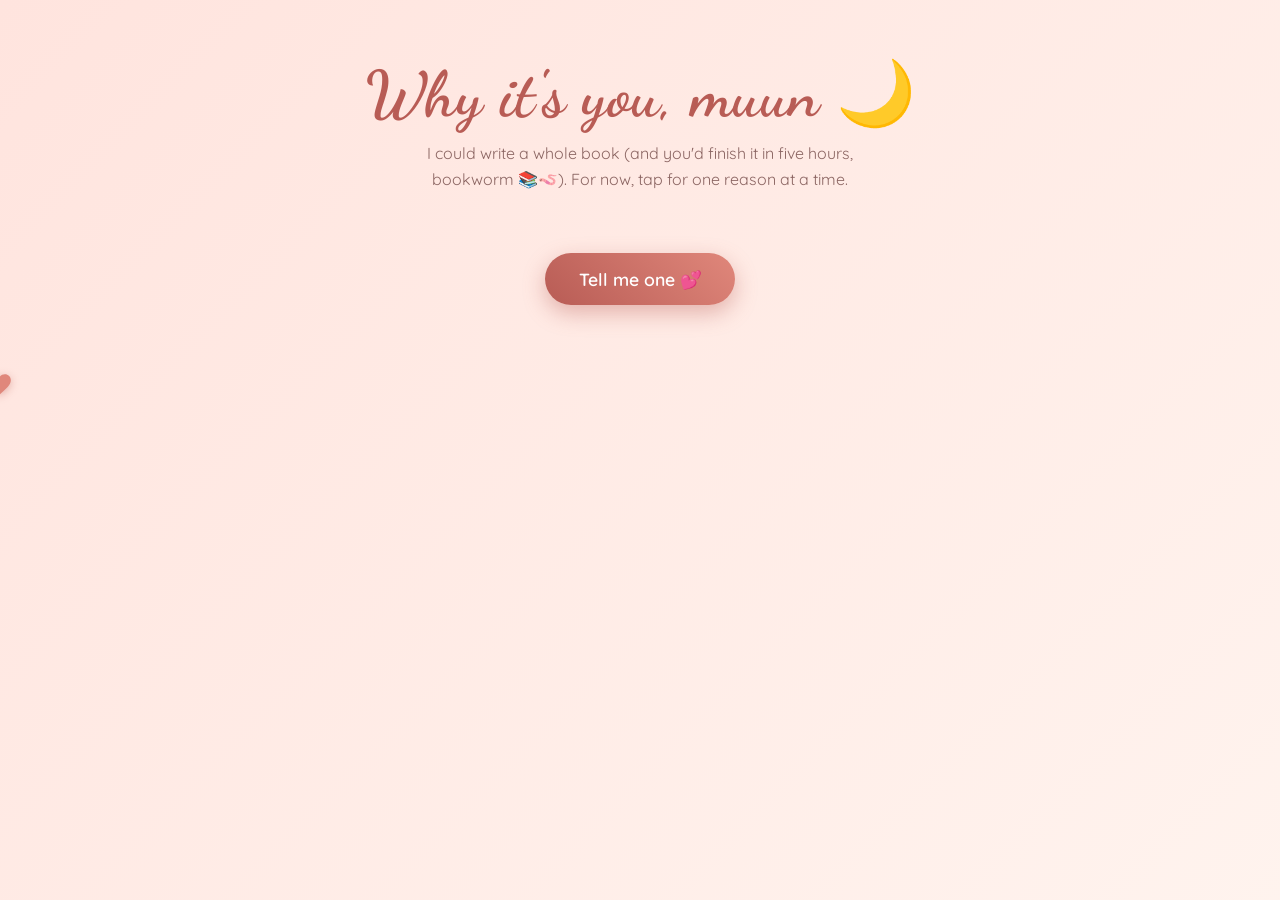
<file: reasons.html>
<!DOCTYPE html>
<html lang="en">
<head>
    <meta charset="UTF-8">
    <meta name="viewport" content="width=device-width, initial-scale=1.0">
    <meta name="description" content="Ten reasons, one tap at a time.">
    <meta property="og:type" content="website">
    <meta property="og:title" content="Why it's you, Muunie 💖">
    <meta property="og:description" content="Ten reasons, one tap at a time.">
    <meta property="og:url" content="https://ultrafay.github.io/bday/reasons.html">
    <meta property="og:image" content="https://ultrafay.github.io/bday/images/og-cover.jpg">
    <meta property="og:image:secure_url" content="https://ultrafay.github.io/bday/images/og-cover.jpg">
    <meta property="og:image:type" content="image/jpeg">
    <meta property="og:image:width" content="1200">
    <meta property="og:image:height" content="630">
    <meta property="og:image:alt" content="Happy Birthday collage of Malaiqa turning 20">
    <meta name="twitter:card" content="summary_large_image">
    <meta name="twitter:image" content="https://ultrafay.github.io/bday/images/og-cover.jpg">
    <link rel="icon" href="data:image/svg+xml,<svg xmlns='http://www.w3.org/2000/svg' viewBox='0 0 100 100'><text y='.9em' font-size='90'>🎀</text></svg>">
    <title>Why You, Muunie 💖</title>
    <script src="gsap.min.js"></script>
    <link rel="stylesheet" href="style.css">
    <style>
        .container {
            max-width: 720px;
            margin: 0 auto;
            padding: 3.5rem 1.25rem 4rem;
            text-align: center;
            position: relative;
            z-index: 2;
        }
        h1 { font-family: 'Dancing Script', cursive; font-size: clamp(2.5rem, 9vw, 4rem); color: var(--rose-deep); }
        .sub { color: var(--soft); margin: .5rem auto 2rem; max-width: 480px; line-height: 1.6; }

        #reasons { display: flex; flex-direction: column; gap: 1.2rem; margin-bottom: 1.8rem; }
        .reason-card {
            background: var(--card);
            border-radius: 22px;
            padding: 1.5rem 1.4rem 1.3rem;
            box-shadow: var(--shadow);
            text-align: left;
            position: relative;
            overflow: hidden;
        }
        .reason-card::before {
            content: '';
            position: absolute; inset: 0 auto 0 0; width: 6px;
            background: linear-gradient(var(--rose), var(--rose-deep));
        }
        .reason-num { font-family: 'Playfair Display', serif; font-style: italic; color: var(--rose); font-size: .95rem; }
        .reason-title { font-family: 'Playfair Display', serif; font-weight: 800; font-size: 1.3rem; color: var(--maroon); margin: .2rem 0 .5rem; }
        .reason-text { line-height: 1.7; font-size: 1.02rem; }
        .reason-quote {
            margin-top: .8rem;
            padding: .6rem .9rem;
            background: var(--blush);
            border-radius: 14px 14px 14px 4px;
            font-size: .92rem;
            color: var(--maroon);
            display: inline-block;
        }
        .reason-quote small { display: block; color: var(--soft); font-size: .8rem; margin-top: .2rem; }
        .reason-emoji { position: absolute; right: 1rem; top: .9rem; font-size: 1.7rem; }

        .counter { color: var(--soft); margin-top: .9rem; font-size: .95rem; }
        .next-btn.story { background: linear-gradient(45deg, var(--maroon), var(--rose-deep)); }
    </style>
</head>
<body class="page-fade">
    <div class="container">
        <h1>Why it's you, muun 🌙</h1>
        <p class="sub">I could write a whole book (and you'd finish it in five hours, bookworm 📚🪱). For now, tap for one reason at a time.</p>

        <div id="reasons"></div>

        <button class="btn next-btn" id="nextBtn">Tell me one 💕</button>
        <div class="counter" id="counter"></div>
    </div>

    <script src="common.js"></script>
    <script>
        const reasons = [
            {
                emoji: '🕊️',
                title: 'You chose me with a peaceful heart',
                text: 'When I asked you why me, you said your heart finally felt at peace. Baby, that is exactly what you are for me too: my peace, my calm, my answered dua.',
                quote: '"I choose you because I feel at peace…"'
            },
            {
                emoji: '🙈',
                title: 'Shy in person, brave on text',
                text: 'Face to face you can barely look at me, and your salam comes out as a whisper. Then on WhatsApp you turn into the bravest, sneakiest, flirtiest girl alive. I love both of you, and both of you are mine.',
                quote: '"I once saw your ears turning red" 🫣'
            },
            {
                emoji: '🌙',
                title: 'Your "stay hydrated" and "ride safe"',
                text: 'Every single day: good luck, drink waterrrr, ride safe, take care of yourself. And when I go quiet for a few hours, you worry. Nobody has ever looked after me the way you do, muunie, and I don\'t take a single one of those texts for granted.',
                quote: '"Ride safe. Don\'t race on the road"'
            },
            {
                emoji: '🍮',
                title: 'World\'s best chef (at least for me)',
                text: 'You made kheer when my family came over, and then you got upset thinking I didn\'t like it. Muunie, it was perfect. I told you the moment I got home: you are my master chef. Next time I\'ll count every roti I eat 🥲',
                quote: '"thank youuu, you have made my dayyyyy 🥹"'
            },
            {
                emoji: '🤍',
                title: 'You make me open up',
                text: 'I\'m the "mysterious character that needs 400 pages to open up". But you kept knocking, gently. When I told you about Mama, you didn\'t just listen, you held my heart. Thank you for being so soft with the hardest parts of me.',
                quote: '"not saying what hurts you, it kinda hurts me as well"'
            },
            {
                emoji: '📚',
                title: 'My 📚🪱 and her TBR list',
                text: 'You finished Five Survive (sorry, "5 murder") in five hours, you pinned my Shutter Island (sorry, "Stutter Island") recommendation, and you believe fictional men are better. I\'m working very hard to prove you wrong 😌',
                quote: '"ap toh consistancy ki last boss hai"',
                gloss: 'you\'re the final boss of consistency'
            },
            {
                emoji: '🐈',
                title: 'The softest heart in Karachi',
                text: 'You look after street cats, you rescued a baby sparrow, and you lectured the neighbours about Bella\'s kittens. Anyone who loves that gently is someone I want to spend my whole life with.',
                quote: '"Yaha to ma or bella dono billiyo ko miss kar rahe hai"',
                gloss: 'Bella and I both miss the kittens here'
            },
            {
                emoji: '🎬',
                title: 'You asked ME out first',
                text: '"Would you like to go with me to see Frozen 3?" I genuinely asked if I was dreaming. You were "just booking me for the future", and I\'m already booked, baby. For every future.',
                quote: '"I was just booking you for the future as well 🙈"'
            },
            {
                emoji: '🌷',
                title: 'You fight FOR us',
                text: 'Even when you\'re angry with me, and I deserve it when I\'m late (I\'m learning, I promise), you\'re angry because you care. My angry bird. My angry woman. My forever.',
                quote: '"I want a future of us together, for that I might fight/argue/get angry at you. But most importantly I love you."'
            },
            {
                emoji: '✨',
                title: 'That million-dollar smile',
                text: 'You almost never smile in your own photos, which is a crime because your smile is the prettiest thing I have ever seen. So today, on your day, I am officially requesting one. Just one. For me. 🥹',
                quote: '"You have a million dollar smile." (me, many times, still true)'
            }
        ];

        let index = 0;
        let busy = false;
        const list = document.getElementById('reasons');
        const btn = document.getElementById('nextBtn');
        const counter = document.getElementById('counter');

        function makeCard(r, n) {
            const card = document.createElement('div');
            card.className = 'reason-card';
            card.innerHTML = `
                <div class="reason-emoji">${r.emoji}</div>
                <div class="reason-num">Reason ${n}</div>
                <div class="reason-title">${r.title}</div>
                <div class="reason-text">${r.text}</div>
                <div class="reason-quote">${r.quote}${r.gloss ? `<small>${r.gloss}</small>` : ''}</div>`;
            return card;
        }

        btn.addEventListener('click', () => {
            if (index >= reasons.length) { goTo('memories.html'); return; }
            if (busy) return;
            busy = true;
            const card = makeCard(reasons[index], index + 1);
            list.appendChild(card);
            gsap.from(card, { opacity: 0, y: 40, scale: 0.96, duration: 0.6, ease: 'back.out' });
            card.scrollIntoView({ behavior: 'smooth', block: 'center' });
            index++;
            counter.textContent = `${index} of ${reasons.length}, and counting forever`;
            for (let k = 0; k < 2; k++) setTimeout(createFloating, k * 200);

            if (index === reasons.length) {
                btn.textContent = 'Walk through our memories 💫';
                btn.classList.add('story');
                gsap.fromTo(btn, { scale: 0.9 }, { scale: 1, duration: 0.8, ease: 'elastic.out(1, 0.4)' });
            } else {
                btn.textContent = 'Another one 💗';
            }
            setTimeout(() => { busy = false; }, 450);
        });
    </script>
</body>
</html>
</file>
<file: style.css>
@import url('https://fonts.googleapis.com/css2?family=Dancing+Script:wght@600;700&family=Playfair+Display:ital,wght@0,600;0,800;1,500&family=Quicksand:wght@400;500;600&display=swap');

:root {
    --rose: #e0877b;
    --rose-deep: #b85c55;
    --blush: #ffd9d3;
    --cream: #fff6f1;
    --maroon: #6b2d2b;
    --ink: #4a2c2a;
    --soft: #8c6663;
    --card: rgba(255, 255, 255, 0.82);
    --shadow: 0 14px 40px rgba(107, 45, 43, 0.16);
}

* { margin: 0; padding: 0; box-sizing: border-box; }

html { scroll-behavior: smooth; }

body {
    min-height: 100vh;
    font-family: 'Quicksand', sans-serif;
    color: var(--ink);
    background: linear-gradient(135deg, #ffe4de 0%, #fff6f1 30%, #ffd9d3 60%, #fbe3ef 80%, #ffe4de 100%);
    background-size: 400% 400%;
    animation: gradientFlow 18s ease infinite;
    overflow-x: hidden;
}

@keyframes gradientFlow {
    0%, 100% { background-position: 0% 50%; }
    50% { background-position: 100% 50%; }
}

.script { font-family: 'Dancing Script', cursive; }
.serif { font-family: 'Playfair Display', serif; }

/* floating hearts / bows */
.floating {
    position: fixed;
    pointer-events: none;
    z-index: 1;
    opacity: 0;
    user-select: none;
}

/* heart cursor (desktop only) */
.heart-cursor {
    position: fixed;
    width: 26px;
    height: 26px;
    pointer-events: none;
    z-index: 999;
    transform: translate(-50%, -50%);
    transition: transform 0.08s linear;
}
.heart-cursor svg { width: 100%; height: 100%; fill: var(--rose); filter: drop-shadow(0 2px 4px rgba(184, 92, 85, .4)); }
@media (hover: none) { .heart-cursor { display: none; } }

.btn {
    display: inline-block;
    font-family: 'Quicksand', sans-serif;
    font-weight: 600;
    font-size: 1.1rem;
    padding: 0.95rem 2.1rem;
    border: none;
    border-radius: 999px;
    color: #fff;
    background: linear-gradient(45deg, var(--rose-deep), var(--rose));
    box-shadow: 0 8px 22px rgba(184, 92, 85, 0.4);
    cursor: pointer;
    text-decoration: none;
    transition: transform .25s ease, box-shadow .25s ease;
}
.btn:hover { transform: translateY(-3px) scale(1.03); box-shadow: 0 12px 28px rgba(184, 92, 85, 0.5); }
.btn.ghost { background: rgba(255,255,255,.7); color: var(--rose-deep); box-shadow: 0 6px 16px rgba(184,92,85,.18); }

.page-fade { animation: pageIn 1s ease both; }
@keyframes pageIn { from { opacity: 0; } to { opacity: 1; } }

.reveal { opacity: 0; transform: translateY(40px); transition: opacity .9s ease, transform .9s ease; }
.reveal.in { opacity: 1; transform: none; }

@media (prefers-reduced-motion: reduce) {
    body { animation: none; }
    .reveal { opacity: 1; transform: none; transition: none; }
}
</file>
